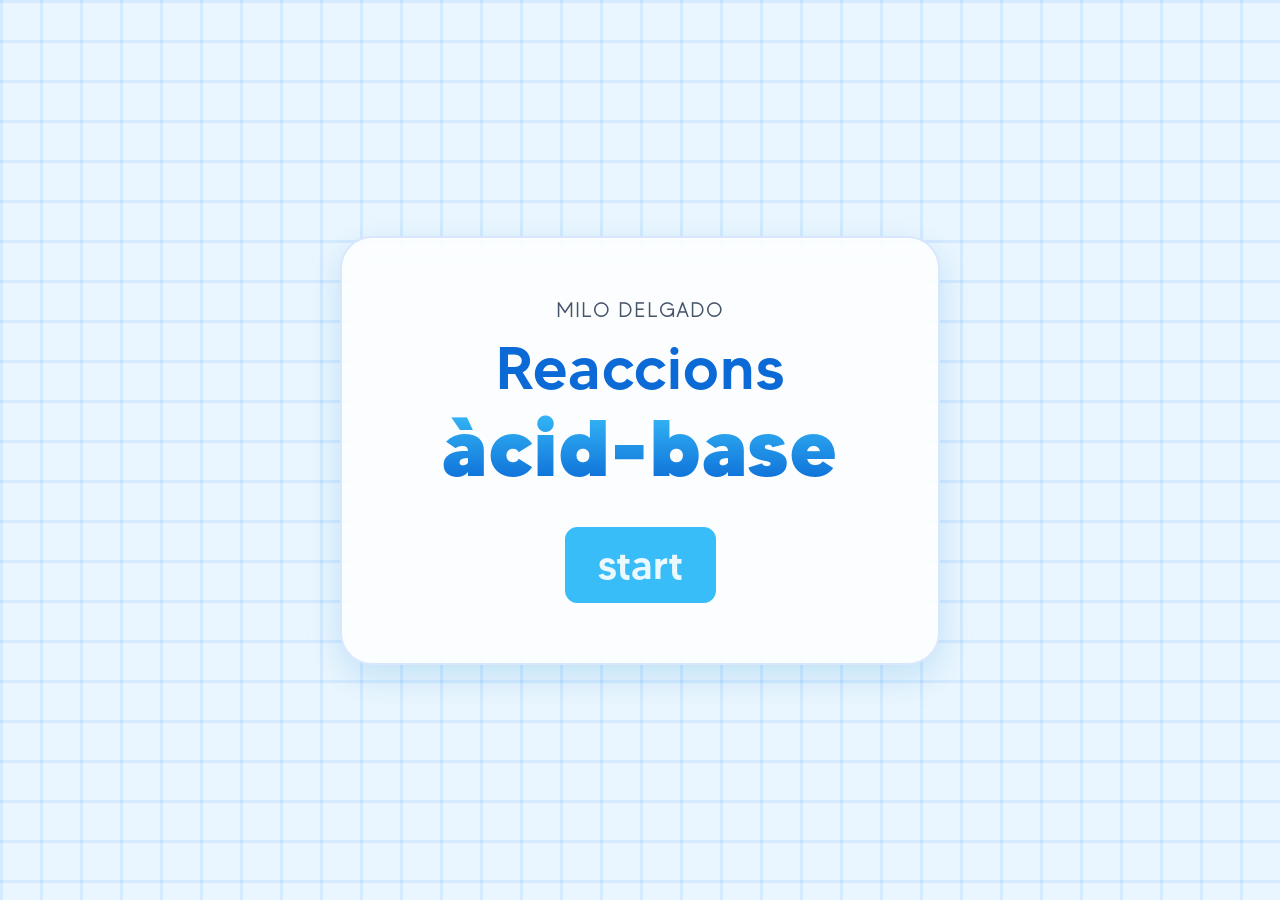
<file: index.html>
<!doctype html>
<html lang="ca">
  <head>
    <meta charset="UTF-8" />
    <meta name="viewport" content="width=device-width, initial-scale=1.0" />
    <link
      rel="icon"
      type="image/png"
      href="/folders_images/images_icon/favicon.png"
    />
    <link
      id="paletteCSS"
      rel="stylesheet"
      href="./folders_css/css_palette_light.css"
    />

    <link rel="stylesheet" href="./folders_css/css_base_index.css" />

    <title>Index</title>
  </head>

  <body>
    <div id="main_content">
      <div id="top">Milo Delgado</div>
      <div id="middle">Reaccions</div>
      <div id="bottom">àcid-base</div>
      <a href="html_simulator.html">
        <button id="button_start">start</button>
      </a>

    </div>
  </body>
</html>
</file>
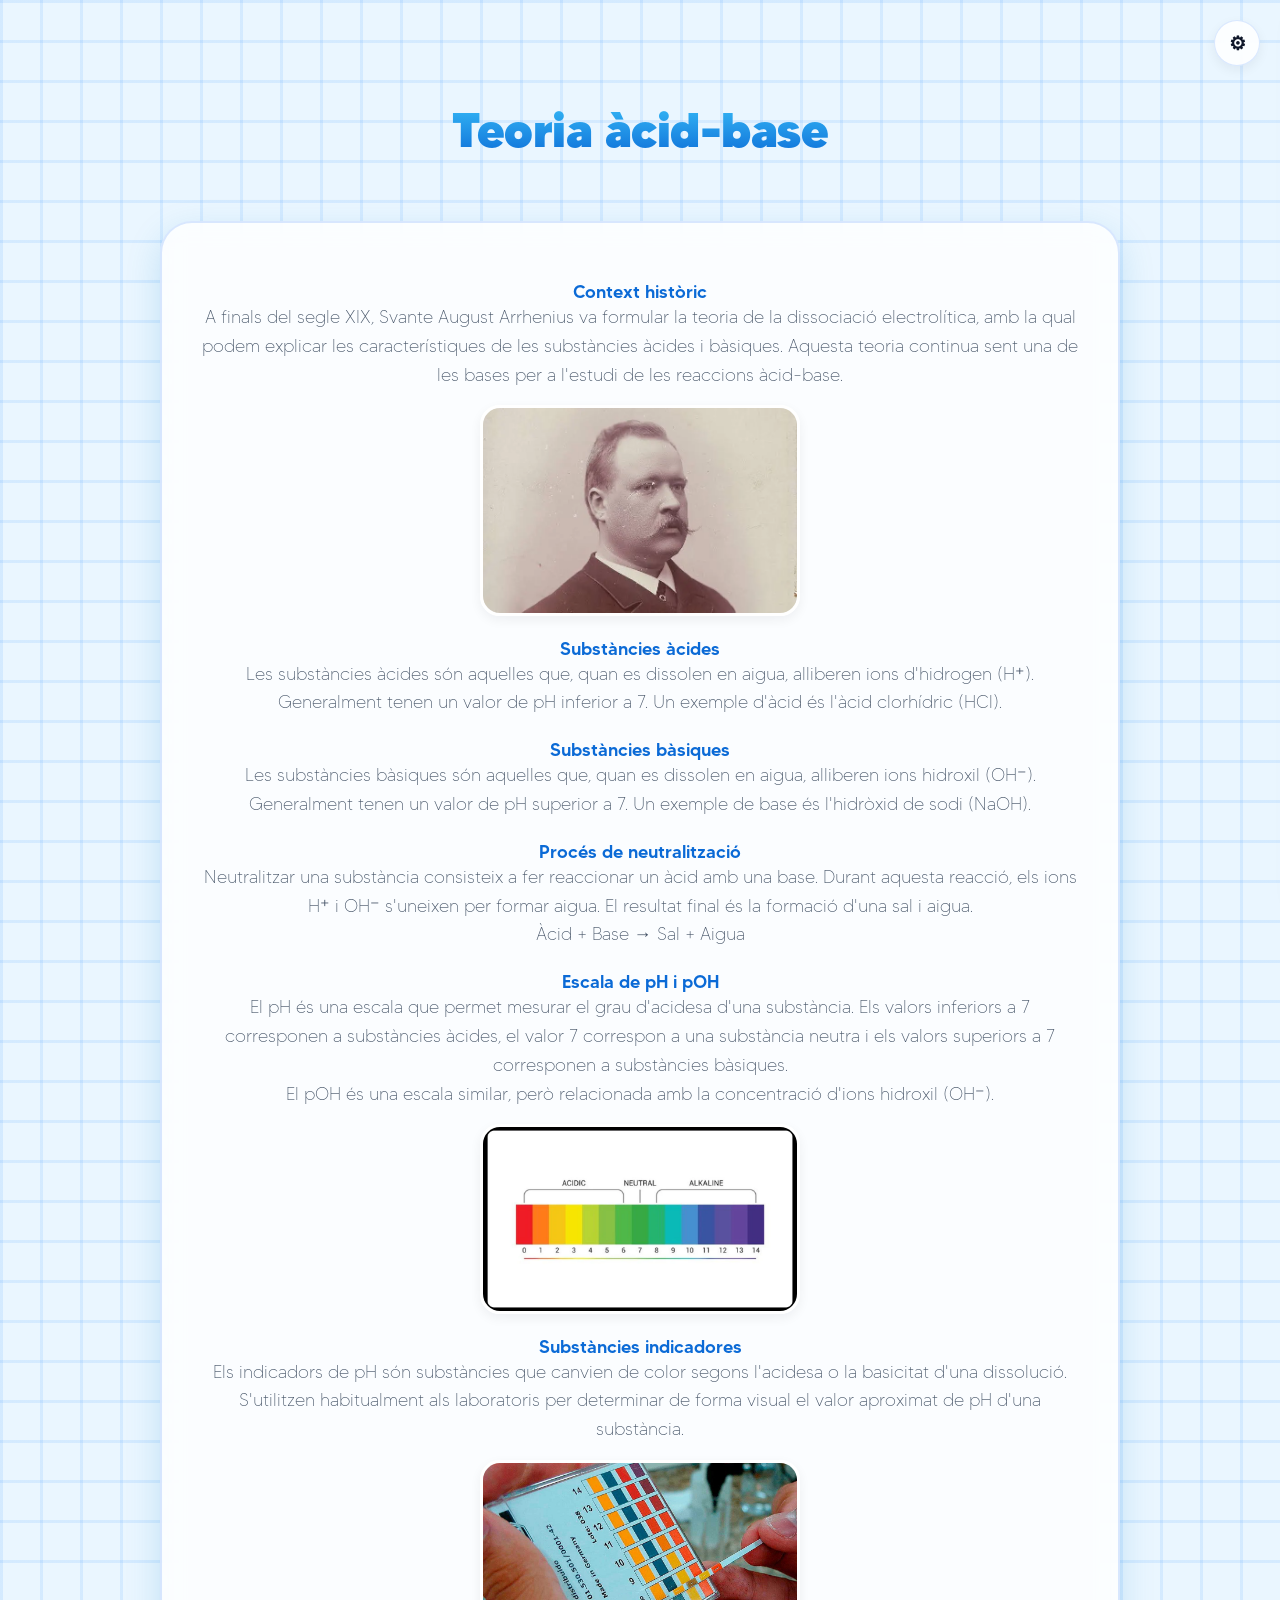
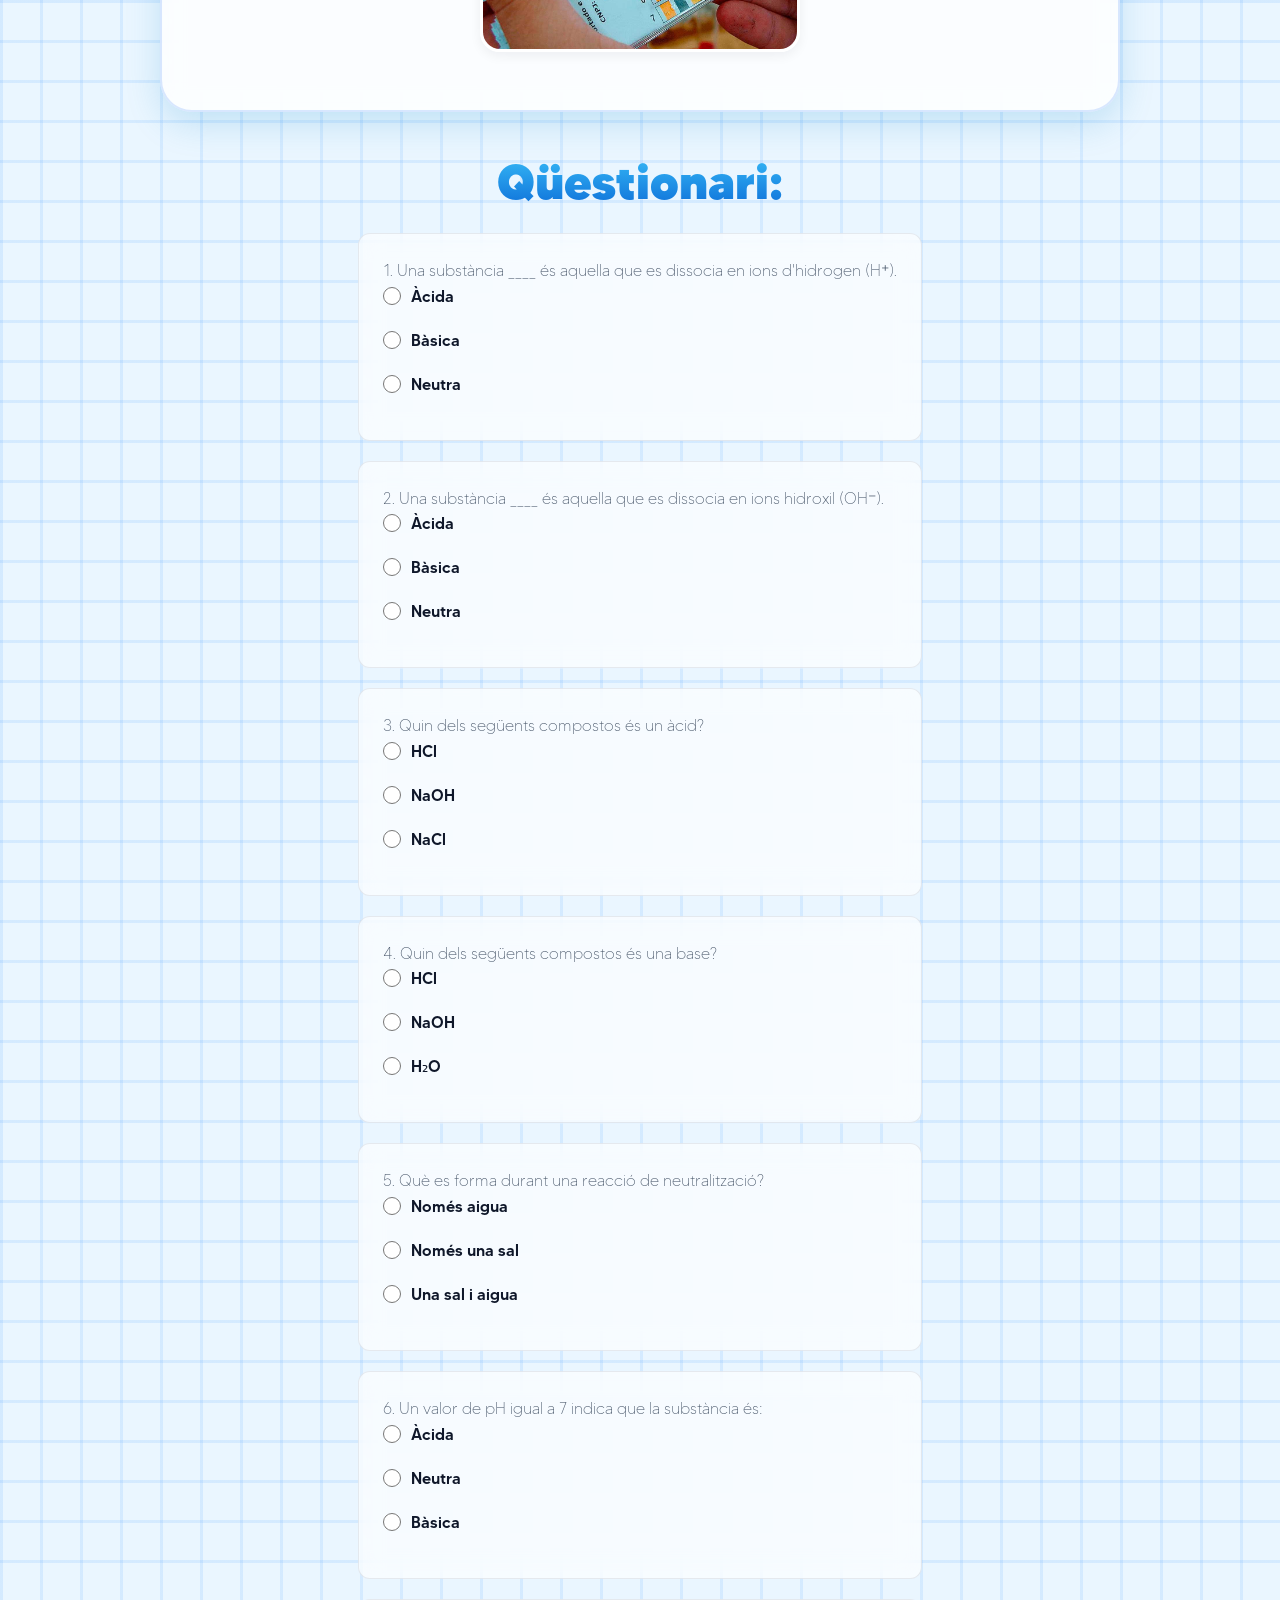
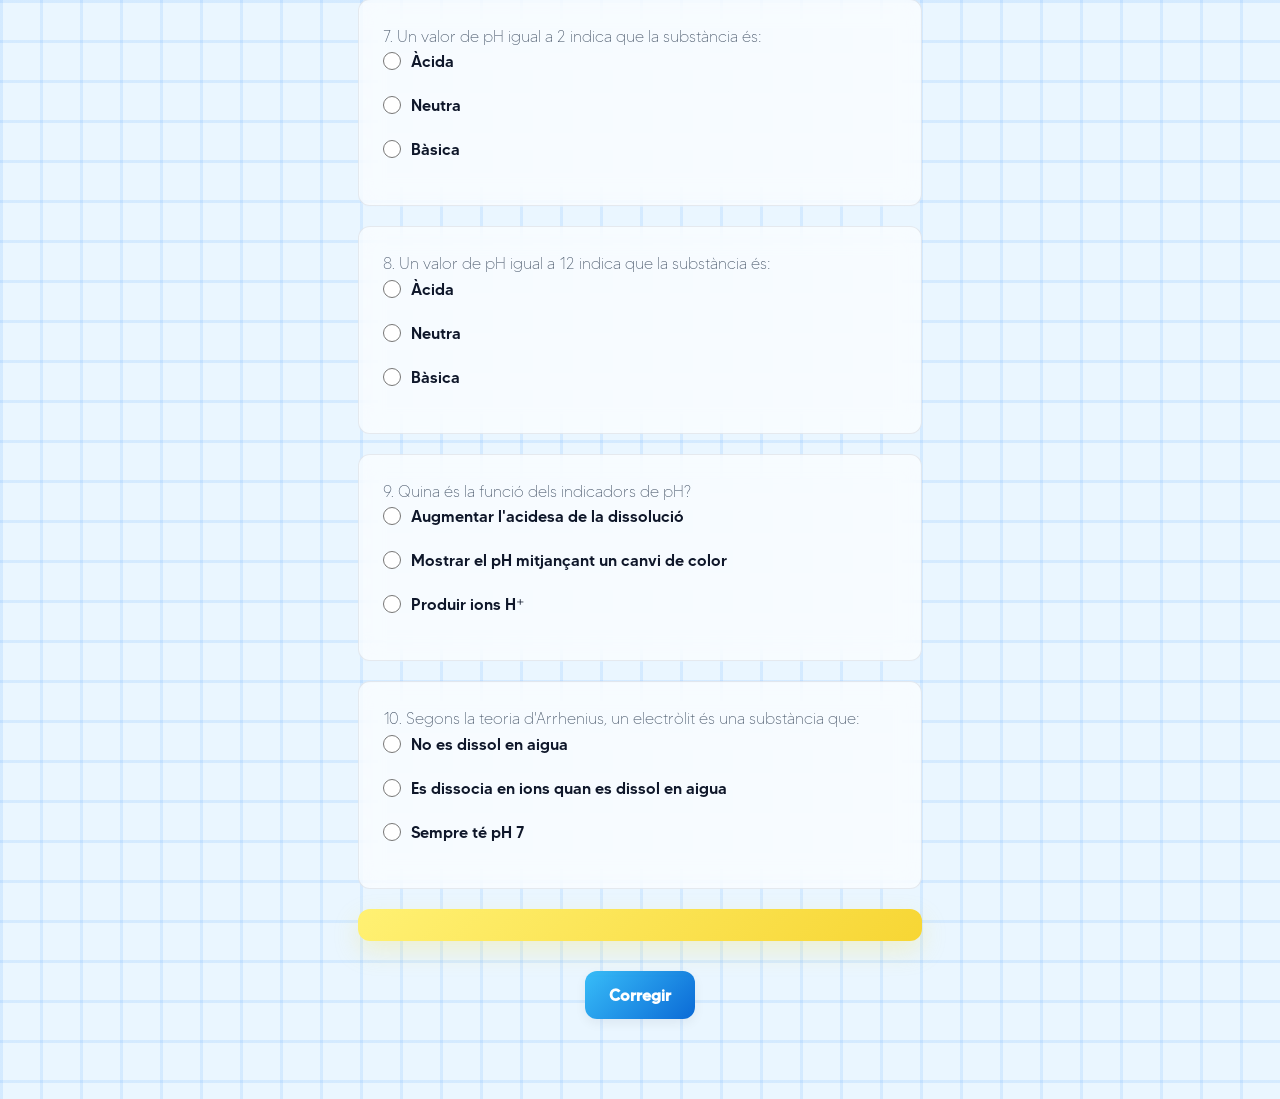
<file: html_simulator.html>
<!doctype html>
<html lang="ca">

<head>
  <meta charset="UTF-8" />
  <meta name="viewport" content="width=device-width, initial-scale=1.0" />
  <link rel="icon" type="image/png" href="folders_images/images_icon/favicon.png" />


 <link id="paletteCSS" rel="stylesheet" href="folders_css/css_palette_light.css" />
 <link rel="stylesheet" href="folders_css/css_base_simulator.css" />
 
  <title>simulator_page</title>
</head>

<body>
  <div class="sidebar-wrapper">
  <button id="settingsButton" aria-label="Configuració">⚙</button>
  <div id="settings">
    <button id="languageButton">English</button>

    <select id="themeSelector">
      <option value="default">Tema clar</option>
      <option value="dark">Tema fosc</option>
      <option value="highContrast">Alt contrast</option>
    </select>

    <label for="fontSlider">Mida del text:</label>
    <input type="range" id="fontSlider" min="14" max="30" value="18" />
  </div>
</div>


  <main>
    <div id="header">
      <h1 id="pageTitle">Teoria àcid-base</h1>
    </div>

    <div id="main_text">
      <br>
      <h2 id="historicTitle">Context històric</h2>
      <p id="historicText">
        A finals del segle XIX, Svante August Arrhenius va formular la teoria
        de la dissociació electrolítica, amb la qual podem explicar les
        característiques de les substàncies àcides i bàsiques. Aquesta teoria
        continua sent una de les bases per a l'estudi de les reaccions
        àcid-base.
      </p>
      <img src="./folders_images/images_teoria/Arrhenius.png" alt="fotografia d'Arrhenius">
      <br>
      <h2 id="acidsTitle">Substàncies àcides</h2>
      <p id="acidsText">
        Les substàncies àcides són aquelles que, quan es dissolen en aigua,
        alliberen ions d'hidrogen (H⁺). Generalment tenen un valor de pH
        inferior a 7. Un exemple d'àcid és l'àcid clorhídric (HCl).
      </p>
      <br>
      <h2 id="basesTitle">Substàncies bàsiques</h2>
      <p id="basesText">
        Les substàncies bàsiques són aquelles que, quan es dissolen en aigua,
        alliberen ions hidroxil (OH⁻). Generalment tenen un valor de pH
        superior a 7. Un exemple de base és l'hidròxid de sodi (NaOH).
      </p>
      <br>
      <h2 id="neutralizationTitle">Procés de neutralització</h2>
      <p id="neutralizationText">
        Neutralitzar una substància consisteix a fer reaccionar un àcid amb
        una base. Durant aquesta reacció, els ions H⁺ i OH⁻ s'uneixen per
        formar aigua. El resultat final és la formació d'una sal i aigua.
        <br>
        Àcid + Base → Sal + Aigua
      </p>
      <br>
      <h2 id="pHTitle">Escala de pH i pOH</h2>
      <p id="pHText">
        El pH és una escala que permet mesurar el grau d'acidesa d'una
        substància. Els valors inferiors a 7 corresponen a substàncies àcides,
        el valor 7 correspon a una substància neutra i els valors superiors a
        7 corresponen a substàncies bàsiques. <br />
        El pOH és una escala similar, però relacionada amb la concentració
        d'ions hidroxil (OH⁻).
      </p>
      <img src="./folders_images/images_teoria/escala.png" alt="escala de pH">
      <br>
      <h2 id="indicatorsTitle">Substàncies indicadores</h2>
      <p id="indicatorsText">
        Els indicadors de pH són substàncies que canvien de color segons
        l'acidesa o la basicitat d'una dissolució. S'utilitzen habitualment
        als laboratoris per determinar de forma visual el valor aproximat de
        pH d'una substància.
      </p>
      <img src="./folders_images/images_teoria/paper.png" alt="paper indicador">
      <br>
    </div>
  </main>

  <div id="game">
    <br>
    <h3 id="quizTitle">Qüestionari:</h3>
    <br>
    <div class="question">
      <p id="q1text">
        1. Una substància ____ és aquella que es dissocia en ions d'hidrogen
        (H⁺).
      </p>

      <label><input type="radio" name="q1" value="a" />
        <span id="q1a">Àcida</span></label><br>
      <label><input type="radio" name="q1" value="b" />
        <span id="q1b">Bàsica</span></label><br>
      <label><input type="radio" name="q1" value="c" />
        <span id="q1c">Neutra</span></label><br>
    </div>

    <br>

    <div class="question">
      <p id="q2text">
        2. Una substància ____ és aquella que es dissocia en ions hidroxil
        (OH⁻).
      </p>

      <label><input type="radio" name="q2" value="a" />
        <span id="q2a">Àcida</span></label><br>
      <label><input type="radio" name="q2" value="b" />
        <span id="q2b">Bàsica</span></label><br>
      <label><input type="radio" name="q2" value="c" />
        <span id="q2c">Neutra</span></label><br>
    </div>

    <br>

    <div class="question">
      <p id="q3text">3. Quin dels següents compostos és un àcid?</p>

      <label><input type="radio" name="q3" value="a" />
        <span id="q3a">HCl</span></label><br>
      <label><input type="radio" name="q3" value="b" />
        <span id="q3b">NaOH</span></label><br>
      <label><input type="radio" name="q3" value="c" />
        <span id="q3c">NaCl</span></label><br>
    </div>

    <br>

    <div class="question">
      <p id="q4text">4. Quin dels següents compostos és una base?</p>

      <label><input type="radio" name="q4" value="a" />
        <span id="q4a">HCl</span></label><br>
      <label><input type="radio" name="q4" value="b" />
        <span id="q4b">NaOH</span></label><br>
      <label><input type="radio" name="q4" value="c" />
        <span id="q4c">H₂O</span></label><br>
    </div>

    <br>

    <div class="question">
      <p id="q5text">
        5. Què es forma durant una reacció de neutralització?
      </p>

      <label><input type="radio" name="q5" value="a" />
        <span id="q5a">Només aigua</span></label><br>
      <label><input type="radio" name="q5" value="b">
        <span id="q5b">Només una sal</span></label><br>
      <label><input type="radio" name="q5" value="c" />
        <span id="q5c">Una sal i aigua</span></label><br>
    </div>

    <br>

    <div class="question">
      <p id="q6text">
        6. Un valor de pH igual a 7 indica que la substància és:
      </p>

      <label><input type="radio" name="q6" value="a" />
        <span id="q6a">Àcida</span></label><br>
      <label><input type="radio" name="q6" value="b" />
        <span id="q6b">Neutra</span></label><br>
      <label><input type="radio" name="q6" value="c" />
        <span id="q6c">Bàsica</span></label><br>
    </div>

    <br>

    <div class="question">
      <p id="q7text">
        7. Un valor de pH igual a 2 indica que la substància és:
      </p>

      <label><input type="radio" name="q7" value="a" />
        <span id="q7a">Àcida</span></label><br>
      <label><input type="radio" name="q7" value="b" />
        <span id="q7b">Neutra</span></label><br>
      <label><input type="radio" name="q7" value="c" />
        <span id="q7c">Bàsica</span></label><br>
    </div>

    <br>

    <div class="question">
      <p id="q8text">
        8. Un valor de pH igual a 12 indica que la substància és:
      </p>

      <label><input type="radio" name="q8" value="a" />
        <span id="q8a">Àcida</span></label><br>
      <label><input type="radio" name="q8" value="b" />
        <span id="q8b">Neutra</span></label><br>
      <label><input type="radio" name="q8" value="c" />
        <span id="q8c">Bàsica</span></label><br>
    </div>

    <br>

    <div class="question">
      <p id="q9text">9. Quina és la funció dels indicadors de pH?</p>

      <label><input type="radio" name="q9" value="a" />
        <span id="q9a">Augmentar l'acidesa de la dissolució</span></label><br>
      <label><input type="radio" name="q9" value="b" />
        <span id="q9b">Mostrar el pH mitjançant un canvi de color</span></label><br>
      <label><input type="radio" name="q9" value="c" />
        <span id="q9c">Produir ions H⁺</span></label><br>
    </div>

    <br>

    <div class="question">
      <p id="q10text">
        10. Segons la teoria d'Arrhenius, un electròlit és una substància
        que:
      </p>

      <label><input type="radio" name="q10" value="a" />
        <span id="q10a">No es dissol en aigua</span></label><br>
      <label><input type="radio" name="q10" value="b" />
        <span id="q10b">Es dissocia en ions quan es dissol en aigua</span></label><br>
      <label><input type="radio" name="q10" value="c" />
        <span id="q10c">Sempre té pH 7</span></label><br>
    </div>

    <br>
    <p id="resultat"></p>
    <br>

    <button id="res">Corregir</button>

    <br><br>
  </div>
  </div>
  <div id="loader"></div>

  <script src="folders_js/corregir_resultat.js"></script>
  <script src="folders_js/accessibility.js"></script>
  <script src="folders_js/loader.js"></script>
</body>

</html>
</file>
<file: folders_css/css_palette_light.css>
:root {
   --bg-1: #eaf6ff;
   --bg-2: #9fd8ff;
   --bg-3: #349edf;
   --bg-gradient: linear-gradient(120deg, var(--bg-1), var(--bg-2), var(--bg-3));
   --bg-size: 300% 300%;
   --glass: rgba(255, 255, 255, 0.827);
   --glass-strong: rgba(255, 255, 255, 0.864);
   --surface: rgba(255, 255, 255, 0.9);
   --surface-soft: rgba(255, 255, 255, 0.65);
   --surface-alt: #f1f5f9;
   --text: #0f172a;
   --muted: #475569;
   --primary: #38bdf8;
   --primary-dark: #0b6ad6;
   --primary-bg-cube: #2f90ff1d;
   --primary-hover-gradient: linear-gradient(135deg, var(--primary), var(--primary-dark));
   --accent: #f7d634;
   --accent-light: #fff173;
   --accent-gradient: linear-gradient(135deg, var(--accent-light), var(--accent));
   --border: rgba(59, 130, 246, 0.18);
   --border-soft: rgba(15, 23, 42, 0.08);
   --shadow: 0 12px 35px rgba(2, 132, 199, 0.18);
   --shadow-soft: 0 4px 12px rgba(15, 23, 42, 0.06);
   --shadow-hover: 0 18px 45px rgba(2, 132, 199, 0.22);
   --shadow-accent: 0 10px 25px rgba(253, 224, 71, 0.25);
   --blur: blur(12px);
    --radius: 16px;
   --radius-sm: 12px;
   --main-img-size: 200px;
   --example-img-size: 130px;
   --row-min-height: 350px;
}
</file>
<file: folders_css/css_base_index.css>
@font-face {
  font-family: bold_font;
  src: url(../folders_fonts/black.otf);
}
@font-face {
  font-family: medium_font;
  src: url(../folders_fonts/medium.otf);
}
@font-face {
  font-family: thin_font;
  src: url(../folders_fonts/thin.otf);
}
* {
  margin: 0;
  padding: 0;
  box-sizing: border-box;
  font-family: medium_font, sans-serif;
}
body {
  margin: 0;
  height: 100dvh;
  width: 100dvw;
  display: flex;
  flex-direction: column;
  align-items: center;
  justify-content: center;
  overflow: hidden;
  position: relative;
  padding: clamp(20px, 5vw, 40px) 20px;
  background-color: var(--bg-1);
  background-image: 
    linear-gradient(var(--primary-bg-cube) 3px, transparent 3px),
    linear-gradient(90deg, var(--primary-bg-cube) 3px, transparent 3px);
  background-size: clamp(20px, 5vw, 40px) clamp(20px, 5vw, 40px);
  animation: moveGrid 4s linear infinite;
}
@keyframes moveGrid {
  from { background-position: 0 0; }
  to { background-position: clamp(20px, 5vw, 40px) clamp(20px, 5vw, 40px); }
}
::selection {
  color: #ffffff;
  background: var(--primary-dark);
}
#main_content {
  display: flex;
  flex-direction: column;
  align-items: center;
  background: var(--glass);
  backdrop-filter: var(--blur);
  border: 2px solid var(--border);
  border-radius: clamp(16px, 3vw, 32px);
  box-shadow: var(--shadow);
  padding: clamp(30px, 6vw, 60px);
  width: 100%;
  max-width: 600px; 
  text-align: center;
  animation: popIn 0.7s cubic-bezier(0.175, 0.885, 0.32, 1.275) forwards;
}

@keyframes popIn {
  0% { opacity: 0; transform: scale(0.95) translateY(10px); }
  60% { opacity: 1; transform: scale(1.03) translateY(-2px); }
  100% { opacity: 1; transform: scale(1); }
}
#main_content:hover {
  transform: translateY(-3px);
  box-shadow: var(--shadow-hover);
  transition: transform 0.3s ease, box-shadow 0.3s ease;
}
#top {
  font-size: 20px;
  font-family: thin_font;
  font-weight: bold;
  color: var(--muted); 
  text-transform: uppercase;
  letter-spacing: 2px;
  margin-bottom: 12px;
}
#middle {
  font-family: medium_font;
  font-size: 60px;
  letter-spacing: 1px;
  color: var(--primary-dark);
  line-height: 1.1;
  margin-bottom: 6px;
}
#bottom {
  font-family: bold_font;
  font-size: 80px;
  letter-spacing: 2px;
  line-height: 1;
  margin-bottom: 40px;
    background-image: linear-gradient(180deg, var(--primary), var(--primary-dark));
  background-clip: text;
  color: transparent;
}

button {
  display: inline-flex;
  align-items: center;
  justify-content: center;
  font-family: medium_font, sans-serif;
  font-size: 40px;
  padding: 12px 32px;
  border-radius: var(--radius-sm);
  border: 1px solid var(--primary);
  background-color: var(--primary);
  color: var(--surface);
  cursor: pointer;
  transition: all 0.3s ease;
  animation: pulsate 2s ease-in-out infinite;
}

@keyframes pulsate {
  0% { transform: scale(1); }
  50% { transform: scale(1.06); }
  100% { transform: scale(1); }
}
button:hover {
  animation: none; 
  background: var(--primary-dark);
  color: #ffffff;
  border-color: var(--primary-dark);
  transform: translateY(-3px);
  box-shadow: var(--shadow-hover);
}
button:active {
  transform: translateY(0) scale(0.98);
}
</file>
<file: folders_css/css_base_simulator.css>
@font-face {
  font-family: bold_font;
  src: url(../folders_fonts/black.otf);
}
@font-face {
  font-family: medium_font;
  src: url(../folders_fonts/medium.otf);
}
@font-face {
  font-family: thin_font;
  src: url(../folders_fonts/thin.otf);
}

* {
  margin: 0;
  padding: 0;
  box-sizing: border-box;
  font-family: medium_font, sans-serif;
}

body {
  margin: 0;
  min-height: 100vh;
  display: flex;
  flex-direction: column;
  align-items: center;
  justify-content: center;
  overflow-x: hidden;
  position: relative;
  width: 100%;
  padding: clamp(20px, 5vw, 40px) 20px;
  max-width: 1000px;
  margin-inline: auto;
  gap: 20px;
  
  background-color: var(--bg-1);
  background-image: 
    linear-gradient(var(--primary-bg-cube) 3px, transparent 3px),
    linear-gradient(90deg, var(--primary-bg-cube) 3px, transparent 3px);
  background-size: clamp(20px, 5vw, 40px) clamp(20px, 5vw, 40px);
  animation: moveGrid 4s linear infinite;
}

header{
    display: flex;
    justify-content: flex-end;
    width: 100%;
    gap: 16px;
}

@keyframes moveGrid {
  from { background-position: 0 0; }
  to { background-position: clamp(20px, 5vw, 40px) clamp(20px, 5vw, 40px); }
}

::selection {
  color: #ffffff;
  background: var(--primary-dark);
}

h1 {
  display: flex;
  justify-content: center;
  flex-direction: row;
  padding: 0;
  font-size: clamp(2rem, 5vw, 3rem);
  font-family: bold_font;
  text-align: center;
  background-image: linear-gradient(180deg, var(--primary), var(--primary-dark));
  background-clip: text;
  color: transparent;
  margin-bottom: 8px;
  margin: 60px;
  letter-spacing: -0.5px;
}

h2, h3 {
  text-align: center;
  font-size: 1.35rem;
  color: var(--primary-dark);
  font-family: medium_font;
  font-weight: 500;
}

h3 {
    font-size: clamp(2rem, 5vw, 3rem);
    background-image: linear-gradient(180deg, var(--primary), var(--primary-dark));
    background-clip: text;
    color: transparent;
    font-family: bold_font;
}

p {
  color: var(--muted);
  line-height: 1.6;
  font-family: thin_font;
}

div#main_text {
  background: var(--glass);
  backdrop-filter: var(--blur);
  border: 2px solid var(--border);
  border-radius: clamp(16px, 3vw, 32px);
  box-shadow: var(--shadow);
  padding: clamp(20px, 4vw, 36px);
  width: 100%;
  text-align: center;
  --font-size: 18px;
  font-size: var(--font-size);  
  animation: popIn 0.7s cubic-bezier(0.175, 0.885, 0.32, 1.275) forwards;
}

#main_text,
#main_text * {
  font-size: inherit;
}

div#main_text:hover {
  transform: translateY(-3px);
  box-shadow: var(--shadow-hover);
  transition: transform 0.3s ease, box-shadow 0.3s ease;
}

#settings {
  display: flex;
  gap: 16px;
  align-items: center;
  justify-content: center;
  flex-wrap: wrap;
  padding: 24px;
  background: var(--glass);
  backdrop-filter: var(--blur);
  border: 1px solid var(--border);
  border-radius: var(--radius);
  box-shadow: var(--shadow);
  width: 100%;
}

button,
select {
  display: inline-flex;
  align-items: center;
  justify-content: center;
  height: clamp(40px, 6vw, 48px);
  padding: 0 clamp(16px, 3vw, 24px);
  border-radius: var(--radius-sm);
  border: 1px solid var(--border);
  background-color: var(--surface-alt);
  color: var(--text);
  font-size: clamp(0.85rem, 2vw, 1rem);
  font-weight: bold;
  cursor: pointer;
  box-shadow: var(--shadow-soft);
  transition: all 0.3s ease;
}

button:hover,
select:hover {
  background: var(--primary-dark);
  color: #ffffff;
  border-color: var(--primary-dark);
  transform: translateY(-3px);
  box-shadow: var(--shadow-hover);
}

input[type="range"] {
  width: 160px;
  accent-color: var(--primary-dark);
  cursor:grab;
}

.question {
  padding: clamp(16px, 3vw, 24px);
  border-radius: var(--radius-sm);
  background: var(--surface-soft);
  border: 1px solid var(--border-soft);
  backdrop-filter: var(--blur);
  transition: transform 0.3s ease, background-color 0.3s ease;
  width: 100%;
}

.question:hover {
  transform: translateY(-2px);
  background: var(--surface);
  border-color: var(--border);
}

.question label {
  font-size: 1rem;
  line-height: 1.5;
  display: flex;
  align-items: center;
  gap: 10px;
  cursor: pointer;
}

.question input[type="radio"],
.question input[type="checkbox"] {
  accent-color: var(--primary-dark);
  width: 18px;
  height: 18px;
  cursor: pointer;
}

img {
  display: block;
  width: 100%;
  max-width: 320px;
  margin: 16px auto 0 auto;
  object-fit: contain;
  border-radius: 20px;
  border: 3px solid #ffffff;
  box-shadow: var(--shadow-soft);
  transition: transform 0.3s cubic-bezier(0.34, 1.56, 0.64, 1), box-shadow 0.3s ease;
}

img:hover {
  transform: scale(1.08);
  box-shadow: var(--shadow-hover);
}

#resultat {
  font-size: 1.1rem;
  font-weight: 600;
  padding: 16px;
  border-radius: var(--radius-sm);
  background: var(--accent-gradient);
  color: var(--text);
  box-shadow: var(--shadow-accent);
  text-align: center;
  animation: popIn 0.4s cubic-bezier(0.175, 0.885, 0.32, 1.275) forwards;
}

@keyframes popIn {
  0% { opacity: 0; transform: scale(0.95) translateY(10px); }
  60% { opacity: 1; transform: scale(1.03) translateY(-2px); }
  100% { opacity: 1; transform: scale(1); }
}

#res {
  padding: 12px 24px;
  border-radius: var(--radius-sm);
  background: var(--primary-hover-gradient);
  color: #ffffff;
  border: none;
  font-size: 1rem;
  font-weight: bold;
  cursor: pointer;
  box-shadow: var(--shadow-soft);
  display: block;
  margin: 10px auto 0 auto;
  transition: all 0.3s ease;
}

#res:hover {
  filter: brightness(1.05);
  transform: translateY(-3px);
  box-shadow: var(--shadow);
}

#res:active {
  transform: translateY(0) scale(0.98);
}

#loader {
  position: fixed;
  inset: 0;
  z-index: 9999;
  background: var(--primary-hover-gradient);
  display: flex;
  justify-content: center;
  align-items: center;
  gap: 10px;
  opacity: 1;
  transition: opacity 0.5s ease;
}

#loader div {
  width: 20px;
  height: 20px;
  background-color: var(--bg-1);
  border-radius: 50%;
  animation: jump 0.35s infinite alternate;
}


.sidebar-wrapper {
  position: fixed;
  top: 20px;
  right: 20px;
  z-index: 1000;
  display: flex;
  align-items: center;
  gap: 12px;
}

button#settingsButton {
  width: 46px;
  height: 46px;
  padding: 0;
  display: flex;
  align-items: center;
  justify-content: center;
  font-size: 1.2rem;
  border-radius: 50%;
  border: 1px solid var(--border);
  background-color: var(--glass-strong);
  backdrop-filter: var(--blur);
  color: var(--text);
  cursor: pointer;
  box-shadow: var(--shadow-soft);
  transition: transform 0.4s cubic-bezier(0.175, 0.885, 0.32, 1.275), 
              background-color 0.3s ease, 
              box-shadow 0.3s ease;
  z-index: 1002;
}

button#settingsButton:hover {
  background: var(--primary-hover-gradient);
  color: #ffffff;
  border-color: var(--primary-dark);
  transform: scale(1.1) rotate(45deg);
  box-shadow: var(--shadow-hover);
}

.sidebar-wrapper.panel-open button#settingsButton {
  transform: translateX(-300px) rotate(-45deg); }
.sidebar-wrapper.panel-open button#settingsButton:hover {
  transform: translateX(-300px) scale(1.1) rotate(0deg);
}

#settings {
  position: fixed;
  right: -320px; 
  top: 0;
  bottom: 0;
  width: 290px;
  height: 100vh;
  display: flex;
  flex-direction: column;
  gap: 20px;
  align-items: stretch;
  justify-content: flex-start;
  padding: 80px 24px 24px 24px; 
  backdrop-filter: var(--blur-strong);
  border-left: 4px solid var(--primary); 
  box-shadow: var(--shadow);
  z-index: 1001;
    transition: right 0.5s cubic-bezier(0.77, 0, 0.175, 1);
}

.sidebar-wrapper.panel-open #settings {
  right: 0; 
}

#settings button,
#settings select,
#settings input[type="range"] {
  width: 100%; 
  margin: 0;
}

#settings label {
  color: var(--muted);
  font-family: medium_font, sans-serif;
  font-size: 0.9rem;
  margin-top: 10px;
  margin-bottom: -5px;
}

span {
  color: var(--text);
}
</file>
